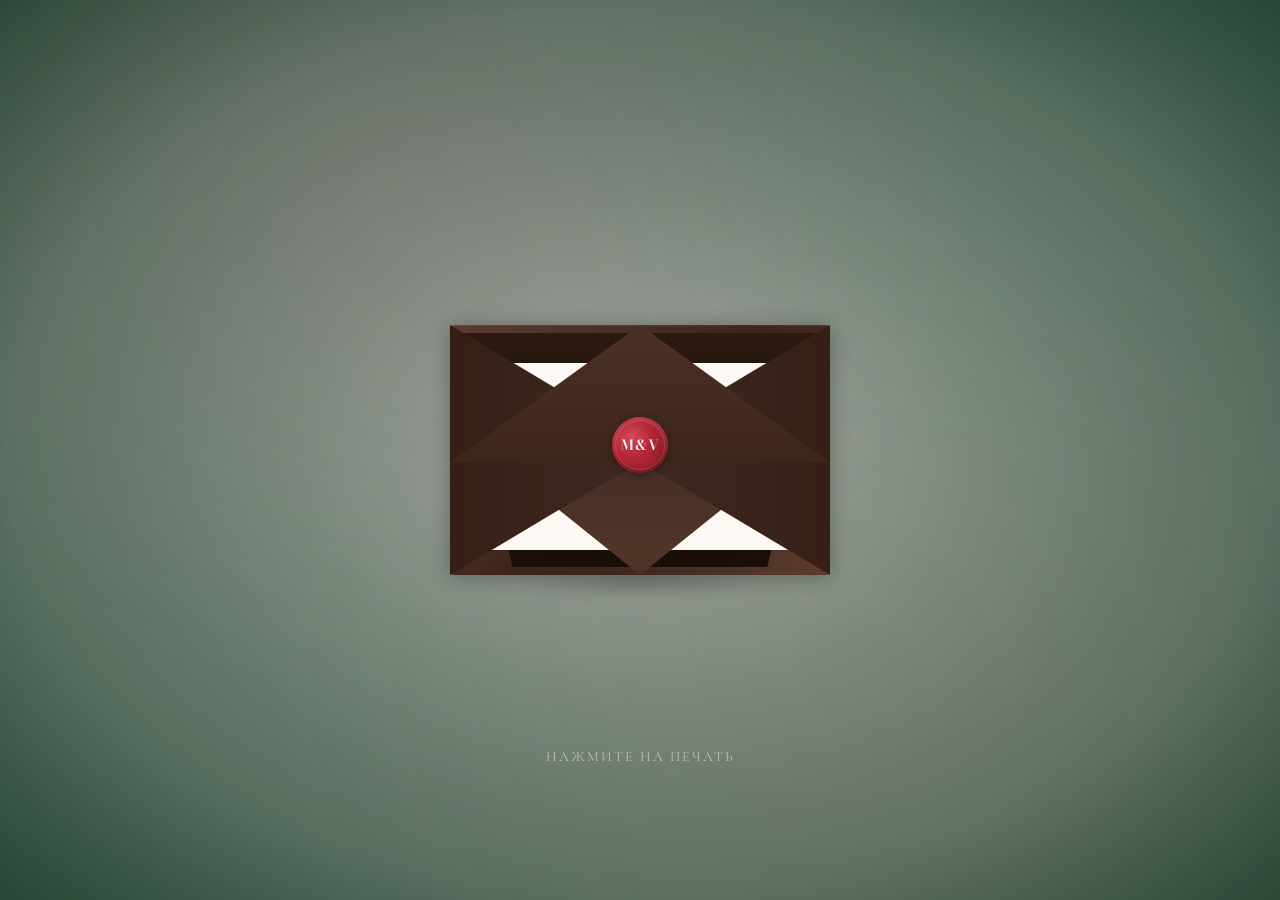
<file: index.html>
<!DOCTYPE html>
<html lang="ru">
<head>
  <meta charset="UTF-8">
  <meta name="viewport" content="width=device-width, initial-scale=1.0, maximum-scale=5.0">
  <meta name="description" content="Свадебное приглашение — Мелания & Вадим, 17 июня 2027">
  <title>Мелания & Вадим — 17 июня 2027</title>
  <link rel="preconnect" href="https://fonts.googleapis.com">
  <link rel="preconnect" href="https://fonts.gstatic.com" crossorigin>
  <link href="https://fonts.googleapis.com/css2?family=Bodoni+Moda:ital,opsz,wght@0,6..96,400;0,6..96,500;0,6..96,600;0,6..96,700;0,6..96,800;0,6..96,900;1,6..96,400;1,6..96,500;1,6..96,600;1,6..96,700;1,6..96,800;1,6..96,900&family=Cormorant+Garamond:ital,wght@0,300;0,400;0,500;0,600;0,700;1,300;1,400;1,500;1,600;1,700&family=Great+Vibes&family=Manrope:wght@300;400;500;600;700&display=swap" rel="stylesheet">
  <link rel="stylesheet" href="styles.css">
</head>
<body>

  <!-- ENVELOPE OVERLAY -->
  <div id="envelope-overlay" class="envelope-overlay" role="button" tabindex="0" aria-label="Нажмите на печать, чтобы открыть приглашение">
    <div class="envelope-bg">
      <div class="envelope-bg-texture"></div>
    </div>
    <div class="envelope-wrapper">
      <div class="envelope-body">
        <div class="envelope-interior"></div>
        <div class="envelope-bottom-flap"></div>
        <div class="envelope-left-flap"></div>
        <div class="envelope-right-flap"></div>
        <div class="invitation-card-preview">
          <div class="card-monogram-inner">M & V</div>
        </div>
        <div class="envelope-top-flap">
          <div class="flap-inner"></div>
        </div>
        <div class="wax-seal" id="wax-seal">
          <div class="seal-ring">
            <span class="seal-monogram">M&amp;V</span>
          </div>
          <div class="seal-cracks"></div>
        </div>
      </div>
      <div class="envelope-shadow"></div>
    </div>
    <div class="envelope-hint">Нажмите на печать</div>
    <div class="seal-particles" id="seal-particles"></div>
  </div>

  <!-- MAIN WEBSITE -->
  <main id="main-site" class="main-site hidden">
    <button id="music-toggle" class="music-toggle" aria-label="Включить музыку" title="Включить музыку">
      <svg class="music-icon music-on" viewBox="0 0 24 24" fill="none" stroke="currentColor" stroke-width="1.5" stroke-linecap="round" stroke-linejoin="round">
        <path d="M9 18V5l12-2v13"/><circle cx="6" cy="18" r="3"/><circle cx="18" cy="16" r="3"/>
      </svg>
      <svg class="music-icon music-off" viewBox="0 0 24 24" fill="none" stroke="currentColor" stroke-width="1.5" stroke-linecap="round" stroke-linejoin="round" style="display:none">
        <path d="M9 18V5l12-2v13"/><circle cx="6" cy="18" r="3"/><circle cx="18" cy="16" r="3"/><line x1="2" y1="2" x2="22" y2="22"/>
      </svg>
    </button>

    <div class="progress-bar" id="progress-bar">
      <div class="progress-fill" id="progress-fill"></div>
    </div>

    <!-- SCREEN 1: COVER -->
    <section class="screen cover-screen active" id="screen-cover">
      <div class="screen-inner cover-inner">
        <div class="ornament-frame-top"></div>
        <div class="cover-content">
          <p class="cover-lead">Приглашение на свадьбу</p>
          <h1 class="cover-names">
            <span class="name-first">Мелания</span>
            <span class="ampersand">&amp;</span>
            <span class="name-second">Вадим</span>
          </h1>
          <div class="cover-divider">
            <svg viewBox="0 0 200 20" fill="none" xmlns="http://www.w3.org/2000/svg">
              <line x1="0" y1="10" x2="80" y2="10" stroke="currentColor" stroke-width="0.5"/>
              <circle cx="100" cy="10" r="3" fill="currentColor"/>
              <line x1="120" y1="10" x2="200" y2="10" stroke="currentColor" stroke-width="0.5"/>
            </svg>
          </div>
          <p class="cover-date">17 июня 2027 года</p>
          <div class="cover-ornament-bottom">
            <svg viewBox="0 0 60 40" fill="none" xmlns="http://www.w3.org/2000/svg">
              <path d="M30 5 C20 5, 5 15, 5 25 C5 35, 15 38, 30 38 C45 38, 55 35, 55 25 C55 15, 40 5, 30 5Z" stroke="currentColor" stroke-width="0.5" fill="none"/>
              <path d="M30 12 C24 12, 14 18, 14 24 C14 30, 22 33, 30 33 C38 33, 46 30, 46 24 C46 18, 36 12, 30 12Z" stroke="currentColor" stroke-width="0.3" fill="none"/>
              <circle cx="30" cy="24" r="2" fill="currentColor" opacity="0.6"/>
            </svg>
          </div>
        </div>
      </div>
      <div class="scroll-hint">
        <svg viewBox="0 0 24 24" fill="none" stroke="currentColor" stroke-width="1.5"><path d="M12 5v14M5 12l7 7 7-7"/></svg>
      </div>
    </section>

    <!-- SCREEN 2: FLORAL -->
    <section class="screen floral-screen" id="screen-floral">
      <div class="screen-inner floral-inner">
        <div class="floral-bg-layer">
          <div class="floral-cluster floral-top-right">
            <svg viewBox="0 0 400 500" xmlns="http://www.w3.org/2000/svg" class="floral-svg">
              <path d="M350 50 Q300 100 280 180 Q260 260 300 350 Q320 400 280 450" stroke="#193B29" stroke-width="2" fill="none" opacity="0.3"/>
              <ellipse cx="320" cy="120" rx="45" ry="55" fill="#F28AA5" opacity="0.7" transform="rotate(-15 320 120)"/>
              <ellipse cx="310" cy="110" rx="35" ry="45" fill="#F58B78" opacity="0.6" transform="rotate(-10 310 110)"/>
              <ellipse cx="315" cy="115" rx="25" ry="35" fill="#F6B49A" opacity="0.8"/>
              <ellipse cx="250" cy="200" rx="40" ry="50" fill="#F6B49A" opacity="0.7" transform="rotate(10 250 200)"/>
              <ellipse cx="290" cy="280" rx="35" ry="45" fill="#F58B78" opacity="0.6" transform="rotate(-5 290 280)"/>
              <circle cx="340" cy="220" r="15" fill="#F1D86A" opacity="0.5"/>
              <circle cx="260" cy="300" r="12" fill="#B9CB54" opacity="0.5"/>
              <circle cx="350" cy="160" r="8" fill="#F28AA5" opacity="0.4"/>
              <circle cx="310" cy="340" r="9" fill="#F6B49A" opacity="0.5"/>
              <path d="M360 100 Q380 80 390 90 Q380 110 360 100Z" fill="#193B29" opacity="0.3"/>
              <path d="M300 320 Q320 310 330 325 Q320 340 300 320Z" fill="#193B29" opacity="0.3"/>
            </svg>
          </div>
          <div class="floral-cluster floral-bottom-left">
            <svg viewBox="0 0 400 500" xmlns="http://www.w3.org/2000/svg" class="floral-svg">
              <path d="M50 450 Q100 400 120 320 Q140 240 100 150 Q80 100 120 50" stroke="#193B29" stroke-width="2" fill="none" opacity="0.3"/>
              <ellipse cx="80" cy="380" rx="45" ry="55" fill="#F28AA5" opacity="0.7" transform="rotate(15 80 380)"/>
              <ellipse cx="75" cy="300" rx="40" ry="50" fill="#F6B49A" opacity="0.7" transform="rotate(-10 75 300)"/>
              <ellipse cx="85" cy="220" rx="35" ry="45" fill="#F58B78" opacity="0.6"/>
              <circle cx="50" cy="270" r="15" fill="#F1D86A" opacity="0.5"/>
              <circle cx="100" cy="350" r="12" fill="#B9CB54" opacity="0.5"/>
              <circle cx="60" cy="180" r="8" fill="#F28AA5" opacity="0.4"/>
              <path d="M100 320 Q120 310 130 325 Q120 340 100 320Z" fill="#193B29" opacity="0.25"/>
            </svg>
          </div>
        </div>
        <div class="floral-content">
          <p class="floral-subtitle">Красота этого дня — в цветах, любви и вас</p>
        </div>
      </div>
    </section>

    <!-- SCREEN 3: DATE -->
    <section class="screen date-screen" id="screen-date">
      <div class="screen-inner date-inner">
        <div class="date-frame">
          <div class="date-number animate-reveal" data-part="day">17</div>
          <div class="date-separator">/</div>
          <div class="date-number animate-reveal" data-part="month">06</div>
          <div class="date-separator">/</div>
          <div class="date-number animate-reveal" data-part="year">2027</div>
        </div>
        <p class="date-month-year">Июня</p>
        <div class="countdown" id="countdown">
          <div class="countdown-item">
            <span class="countdown-value" id="cd-days">—</span>
            <span class="countdown-label">дней</span>
          </div>
          <div class="countdown-item">
            <span class="countdown-value" id="cd-hours">—</span>
            <span class="countdown-label">часов</span>
          </div>
          <div class="countdown-item">
            <span class="countdown-value" id="cd-minutes">—</span>
            <span class="countdown-label">минут</span>
          </div>
          <div class="countdown-item">
            <span class="countdown-value" id="cd-seconds">—</span>
            <span class="countdown-label">секунд</span>
          </div>
        </div>
        <p class="date-subtitle">До нашего события</p>
      </div>
    </section>

    <!-- SCREEN 4: OUR STORY -->
    <section class="screen story-screen" id="screen-story">
      <div class="screen-inner story-inner">
        <p class="section-lead">Наша история</p>
        <h2 class="section-title">Как всё начиналось</h2>
        <div class="story-grid">
          <div class="story-photo-placeholder">
            <svg viewBox="0 0 200 200" xmlns="http://www.w3.org/2000/svg" class="placeholder-icon">
              <rect x="20" y="20" width="160" height="160" rx="8" stroke="currentColor" stroke-width="1" fill="none" stroke-dasharray="4 4"/>
              <circle cx="100" cy="80" r="25" stroke="currentColor" stroke-width="1" fill="none"/>
            </svg>
            <span class="placeholder-text">Фото пары</span>
          </div>
          <div class="story-text">
            <p class="story-year">20XX</p>
            <p class="story-body">Здесь будет рассказ о том, как вы познакомились. Первая встреча, первое впечатление.</p>
          </div>
        </div>
        <div class="story-grid story-grid-reverse">
          <div class="story-photo-placeholder">
            <svg viewBox="0 0 200 200" xmlns="http://www.w3.org/2000/svg" class="placeholder-icon">
              <rect x="20" y="20" width="160" height="160" rx="8" stroke="currentColor" stroke-width="1" fill="none" stroke-dasharray="4 4"/>
            </svg>
            <span class="placeholder-text">Ваше фото</span>
          </div>
          <div class="story-text">
            <p class="story-year">20XX</p>
            <p class="story-body">Продолжение истории — путешествия, важные моменты, предложение.</p>
          </div>
        </div>
      </div>
    </section>

    <!-- SCREEN 5: LOCATION -->
    <section class="screen location-screen" id="screen-location">
      <div class="screen-inner location-inner">
        <p class="section-lead">Место проведения</p>
        <h2 class="section-title">Церемония</h2>
        <div class="location-illustration">
          <svg viewBox="0 0 300 200" xmlns="http://www.w3.org/2000/svg" class="building-svg">
            <rect x="60" y="60" width="180" height="140" stroke="#193B29" stroke-width="1" fill="none"/>
            <line x1="80" y1="60" x2="80" y2="200" stroke="#193B29" stroke-width="1" opacity="0.5"/>
            <line x1="110" y1="60" x2="110" y2="200" stroke="#193B29" stroke-width="1" opacity="0.5"/>
            <line x1="140" y1="60" x2="140" y2="200" stroke="#193B29" stroke-width="1" opacity="0.5"/>
            <line x1="170" y1="60" x2="170" y2="200" stroke="#193B29" stroke-width="1" opacity="0.5"/>
            <line x1="200" y1="60" x2="200" y2="200" stroke="#193B29" stroke-width="1" opacity="0.5"/>
            <line x1="220" y1="60" x2="220" y2="200" stroke="#193B29" stroke-width="1" opacity="0.5"/>
            <polygon points="50,60 150,20 250,60" stroke="#193B29" stroke-width="1" fill="none"/>
            <path d="M135 200 L135 160 Q150 140 165 160 L165 200" stroke="#193B29" stroke-width="1" fill="none"/>
            <circle cx="150" cy="15" r="4" stroke="#B92737" stroke-width="1" fill="none"/>
          </svg>
        </div>
        <div class="location-details">
          <p class="location-time">12:00 — Регистрация брака</p>
          <p class="location-venue">Зал Торжеств, отдел ЗАГС Адмиралтейского района</p>
          <address class="location-address">Санкт-Петербург, 1-я Красноармейская улица, дом 6</address>
          <a class="location-map-btn" href="https://yandex.ru/maps/?text=Санкт-Петербург+1-я+Красноармейская+улица+дом+6" target="_blank" rel="noopener noreferrer">
            <svg viewBox="0 0 24 24" fill="none" stroke="currentColor" stroke-width="1.5" stroke-linecap="round" stroke-linejoin="round">
              <path d="M21 10c0 7-9 13-9 13s-9-6-9-13a9 9 0 0 1 18 0z"/><circle cx="12" cy="10" r="3"/>
            </svg>
            Открыть карту
          </a>
        </div>
        <div class="location-reception-teaser">
          <p class="teaser-text">Место празднования будет указано дополнительно</p>
        </div>
      </div>
    </section>

    <!-- SCREEN 6: PROGRAM -->
    <section class="screen program-screen" id="screen-program">
      <div class="screen-inner program-inner">
        <p class="section-lead">Программа дня</p>
        <h2 class="section-title">Расписание</h2>
        <div class="timeline-oval">
          <svg viewBox="0 0 300 400" xmlns="http://www.w3.org/2000/svg" class="timeline-svg">
            <ellipse cx="150" cy="200" rx="120" ry="170" stroke="#193B29" stroke-width="0.5" fill="none"/>
            <ellipse cx="150" cy="200" rx="112" ry="162" stroke="#193B29" stroke-width="0.3" fill="none" opacity="0.5"/>
            <path d="M30 80 Q50 60 70 80 Q50 100 30 80Z" stroke="#F28AA5" stroke-width="0.5" fill="none" opacity="0.4"/>
            <path d="M270 80 Q250 60 230 80 Q250 100 270 80Z" stroke="#F28AA5" stroke-width="0.5" fill="none" opacity="0.4"/>
            <path d="M30 320 Q50 340 70 320 Q50 300 30 320Z" stroke="#F58B78" stroke-width="0.5" fill="none" opacity="0.4"/>
            <path d="M270 320 Q250 340 230 320 Q250 300 270 320Z" stroke="#F58B78" stroke-width="0.5" fill="none" opacity="0.4"/>
          </svg>
          <div class="timeline-content">
            <div class="timeline-item">
              <div class="timeline-time">12:00</div>
              <div class="timeline-event">
                <h3>Регистрация брака</h3>
                <p>Начало церемонии</p>
              </div>
            </div>
            <div class="timeline-item timeline-guest">
              <div class="timeline-dot"></div>
            </div>
            <div class="timeline-item timeline-placeholder">
              <div class="timeline-time">—:——</div>
              <div class="timeline-event">
                <h3>Празднование</h3>
                <p>Подробности будут сообщены</p>
              </div>
            </div>
          </div>
        </div>
      </div>
    </section>

    <!-- SCREEN 7: DRESS CODE -->
    <section class="screen dresscode-screen" id="screen-dresscode">
      <div class="screen-inner dresscode-inner">
        <p class="section-lead">Дресс-код</p>
        <h2 class="section-title">Палитра вечера</h2>
        <p class="dresscode-text">Мы будем рады, если ваш наряд будет гармонировать с цветовой палитрой нашего праздника.</p>
        <div class="palette-grid">
          <div class="palette-swatch" style="--swatch-color: #F28AA5;"><span class="swatch-label">Розовый</span></div>
          <div class="palette-swatch" style="--swatch-color: #F58B78;"><span class="swatch-label">Коралловый</span></div>
          <div class="palette-swatch" style="--swatch-color: #F6B49A;"><span class="swatch-label">Персиковый</span></div>
          <div class="palette-swatch" style="--swatch-color: #F1D86A;"><span class="swatch-label">Жёлтый</span></div>
          <div class="palette-swatch" style="--swatch-color: #B9CB54;"><span class="swatch-label">Лаймовый</span></div>
          <div class="palette-swatch" style="--swatch-color: #193B29;"><span class="swatch-label">Зелёный</span></div>
          <div class="palette-swatch palette-dark" style="--swatch-color: #4B3028;"><span class="swatch-label swatch-label-light">Шоколадный</span></div>
        </div>
        <div class="dresscode-note">
          <p>Будем признательны, если вы избегаете белого и чёрного цветов в нарядах.</p>
        </div>
      </div>
    </section>

    <!-- SCREEN 8: RSVP -->
    <section class="screen rsvp-screen" id="screen-rsvp">
      <div class="screen-inner rsvp-inner">
        <p class="section-lead">Подтверждение</p>
        <h2 class="section-title">WILL YOU JOIN US?</h2>
        <p class="rsvp-intro">Будем очень рады разделить этот день с вами. Пожалуйста, ответьте на несколько вопросов.</p>
        <div class="rsvp-form-container">
          <form id="rsvp-form" class="rsvp-form" novalidate>
            <div class="form-group">
              <label for="guest-name" class="form-label">Ваше имя и фамилия</label>
              <input type="text" id="guest-name" name="name" required placeholder="Имя Фамилия" autocomplete="name">
            </div>
            <fieldset class="rsvp-choice-fieldset">
              <legend class="form-label">Сможете ли вы прийти?</legend>
              <div class="rsvp-choices">
                <label class="rsvp-radio" data-value="yes">
                  <input type="radio" name="attendance" value="yes" required>
                  <span class="radio-custom"></span>
                  <span class="radio-text">Да, с радостью!</span>
                </label>
                <label class="rsvp-radio" data-value="no">
                  <input type="radio" name="attendance" value="no">
                  <span class="radio-custom"></span>
                  <span class="radio-text">К сожалению, не смогу</span>
                </label>
              </div>
            </fieldset>
            <div class="rsvp-conditional" id="rsvp-conditional">
              <div class="form-group">
                <label for="guest-count" class="form-label">Количество гостей</label>
                <select id="guest-count" name="guest_count">
                  <option value="">Выберите…</option>
                  <option value="1">1</option>
                  <option value="2">2</option>
                  <option value="3">3</option>
                  <option value="4">4</option>
                </select>
              </div>
              <fieldset class="rsvp-choice-fieldset">
                <legend class="form-label">Предпочтения по меню</legend>
                <div class="rsvp-choices rsvp-choices-grid">
                  <label class="rsvp-radio rsvp-card"><input type="radio" name="menu" value="meat"><span class="radio-custom"></span><span class="radio-text">Мясное</span></label>
                  <label class="rsvp-radio rsvp-card"><input type="radio" name="menu" value="fish"><span class="radio-custom"></span><span class="radio-text">Рыбное</span></label>
                  <label class="rsvp-radio rsvp-card"><input type="radio" name="menu" value="veg"><span class="radio-custom"></span><span class="radio-text">Вегетарианское</span></label>
                </div>
              </fieldset>
              <div class="form-group">
                <label for="food-allergies" class="form-label">Пищевые ограничения</label>
                <textarea id="food-allergies" name="food_allergies" rows="2" placeholder="Орехи, глютен…"></textarea>
              </div>
              <div class="form-group">
                <label for="guest-comment" class="form-label">Комментарий</label>
                <textarea id="guest-comment" name="comment" rows="3" placeholder="Что-то, что нам стоит знать…"></textarea>
              </div>
            </div>
            <div class="rsvp-no-message" id="rsvp-no-message" style="display:none">
              <p class="no-message-text">Нам очень жаль. Мы будем скучать!</p>
            </div>
            <button type="submit" class="rsvp-submit-btn" id="rsvp-submit-btn" style="display:none">Отправить ответ</button>
          </form>
          <div class="rsvp-success" id="rsvp-success" style="display:none">
            <div class="success-icon">
              <svg viewBox="0 0 60 60" xmlns="http://www.w3.org/2000/svg">
                <circle cx="30" cy="30" r="28" stroke="#193B29" stroke-width="1" fill="none"/>
                <path d="M18 30 L26 38 L42 22" stroke="#193B29" stroke-width="2" fill="none" stroke-linecap="round" stroke-linejoin="round"/>
              </svg>
            </div>
            <h3 class="success-title">Спасибо!</h3>
            <p class="success-text">Ваш ответ отправлен. Ждём встречи с вами!</p>
          </div>
        </div>
      </div>
    </section>

    <!-- SCREEN 9: FINALE -->
    <section class="screen finale-screen" id="screen-finale">
      <div class="screen-inner finale-inner">
        <div class="finale-ornament">
          <svg viewBox="0 0 300 150" xmlns="http://www.w3.org/2000/svg" class="finale-floral">
            <path d="M150 20 C130 20 100 40 100 70 C100 100 120 120 150 130 C180 120 200 100 200 70 C200 40 170 20 150 20Z" stroke="#193B29" stroke-width="0.5" fill="none"/>
            <ellipse cx="80" cy="80" rx="25" ry="30" fill="#F28AA5" opacity="0.3" transform="rotate(-20 80 80)"/>
            <ellipse cx="220" cy="80" rx="25" ry="30" fill="#F28AA5" opacity="0.3" transform="rotate(20 220 80)"/>
            <circle cx="60" cy="60" r="6" fill="#F1D86A" opacity="0.3"/>
            <circle cx="240" cy="60" r="6" fill="#F1D86A" opacity="0.3"/>
          </svg>
        </div>
        <div class="finale-content">
          <p class="finale-lead">Спасибо, что вы с нами</p>
          <h2 class="finale-names">Мелания & Вадим</h2>
          <div class="finale-divider">
            <svg viewBox="0 0 100 10" fill="none"><line x1="0" y1="5" x2="40" y2="5" stroke="currentColor" stroke-width="0.5"/><circle cx="50" cy="5" r="2" fill="currentColor"/><line x1="60" y1="5" x2="100" y2="5" stroke="currentColor" stroke-width="0.5"/></svg>
          </div>
          <p class="finale-date">17 · 06 · 2027</p>
          <p class="finale-thanks">Мы будем счастливы разделить этот особенный день с самыми близкими людьми.</p>
          <p class="finale-hashtag">#МеланияИВадим2027</p>
        </div>
      </div>
    </section>

    <!-- Navigation dots -->
    <nav class="nav-dots" id="nav-dots" aria-label="Навигация">
      <button class="nav-dot active" data-screen="0" aria-label="Обложка"></button>
      <button class="nav-dot" data-screen="1" aria-label="Цветы"></button>
      <button class="nav-dot" data-screen="2" aria-label="Дата"></button>
      <button class="nav-dot" data-screen="3" aria-label="История"></button>
      <button class="nav-dot" data-screen="4" aria-label="Место"></button>
      <button class="nav-dot" data-screen="5" aria-label="Программа"></button>
      <button class="nav-dot" data-screen="6" aria-label="Дресс-код"></button>
      <button class="nav-dot" data-screen="7" aria-label="RSVP"></button>
      <button class="nav-dot" data-screen="8" aria-label="Финал"></button>
    </nav>
  </main>

  <script src="script.js"></script>
</body>
</html>
</file>
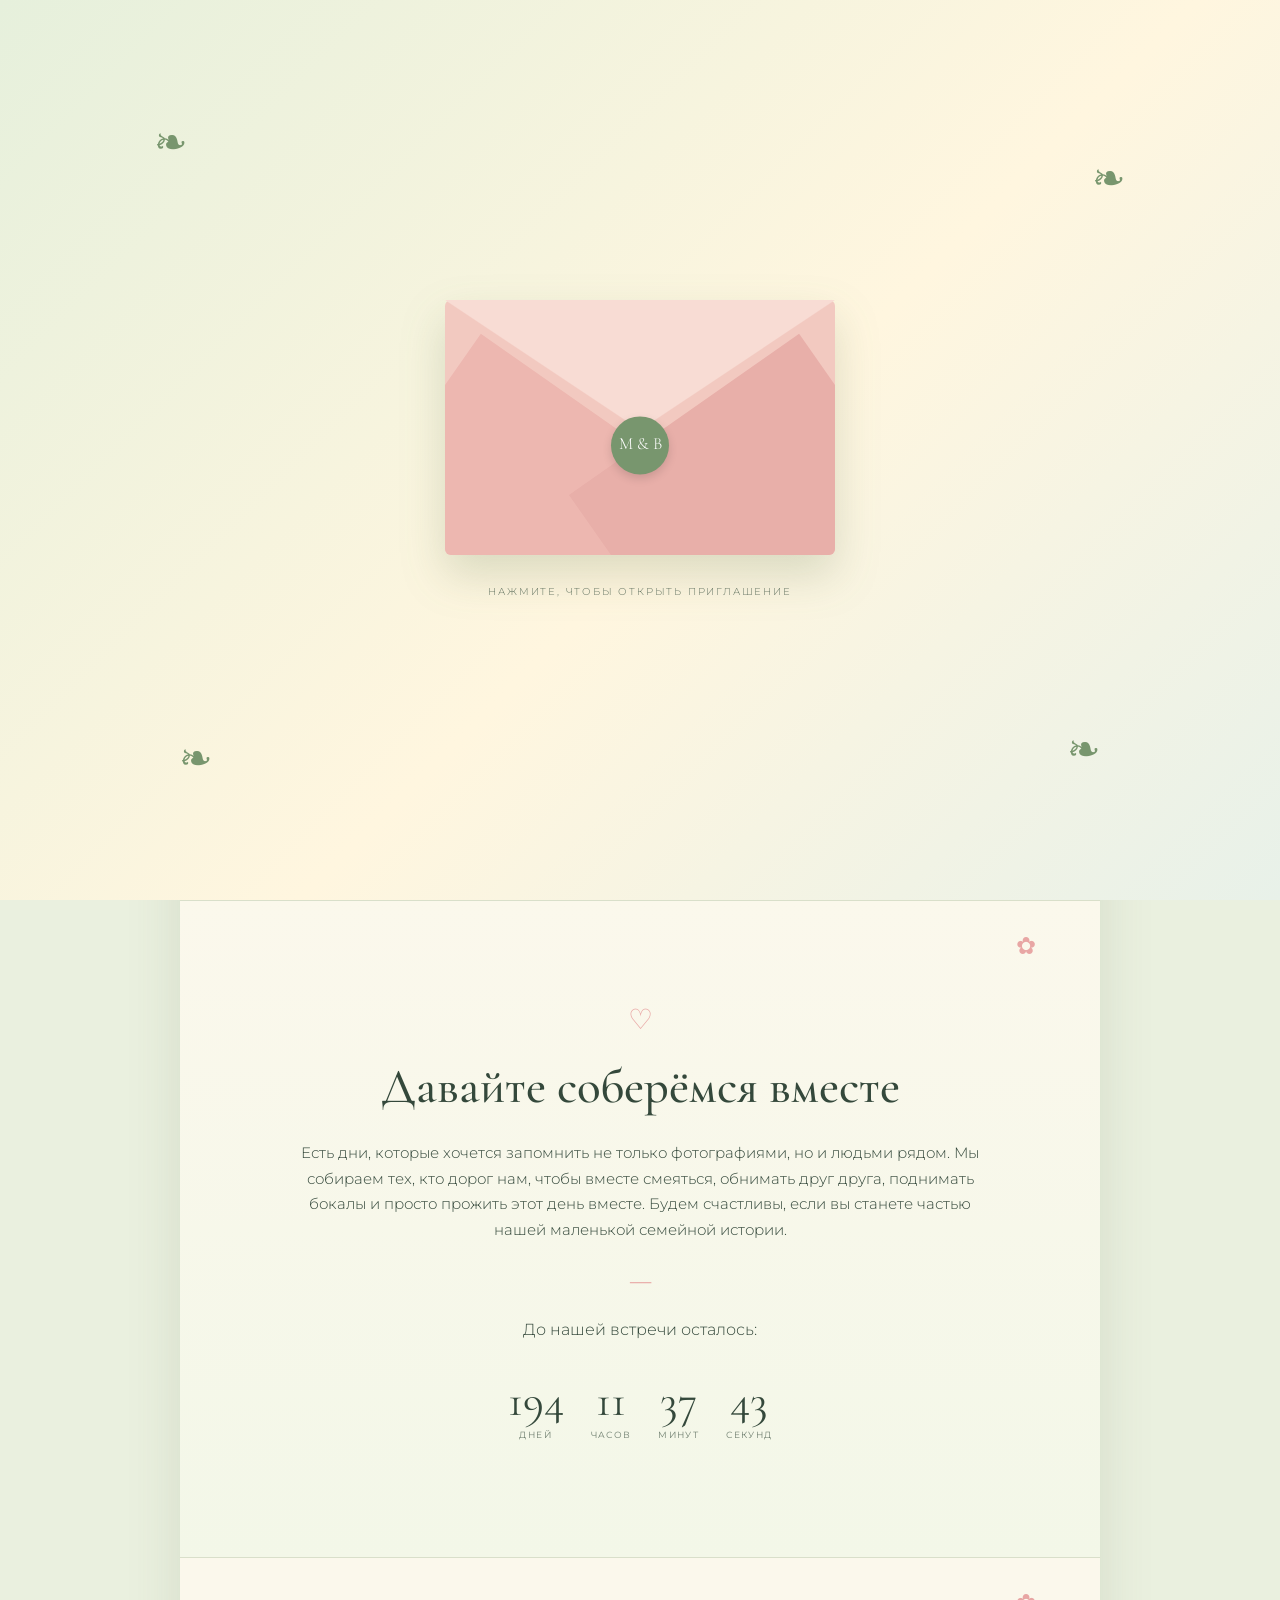
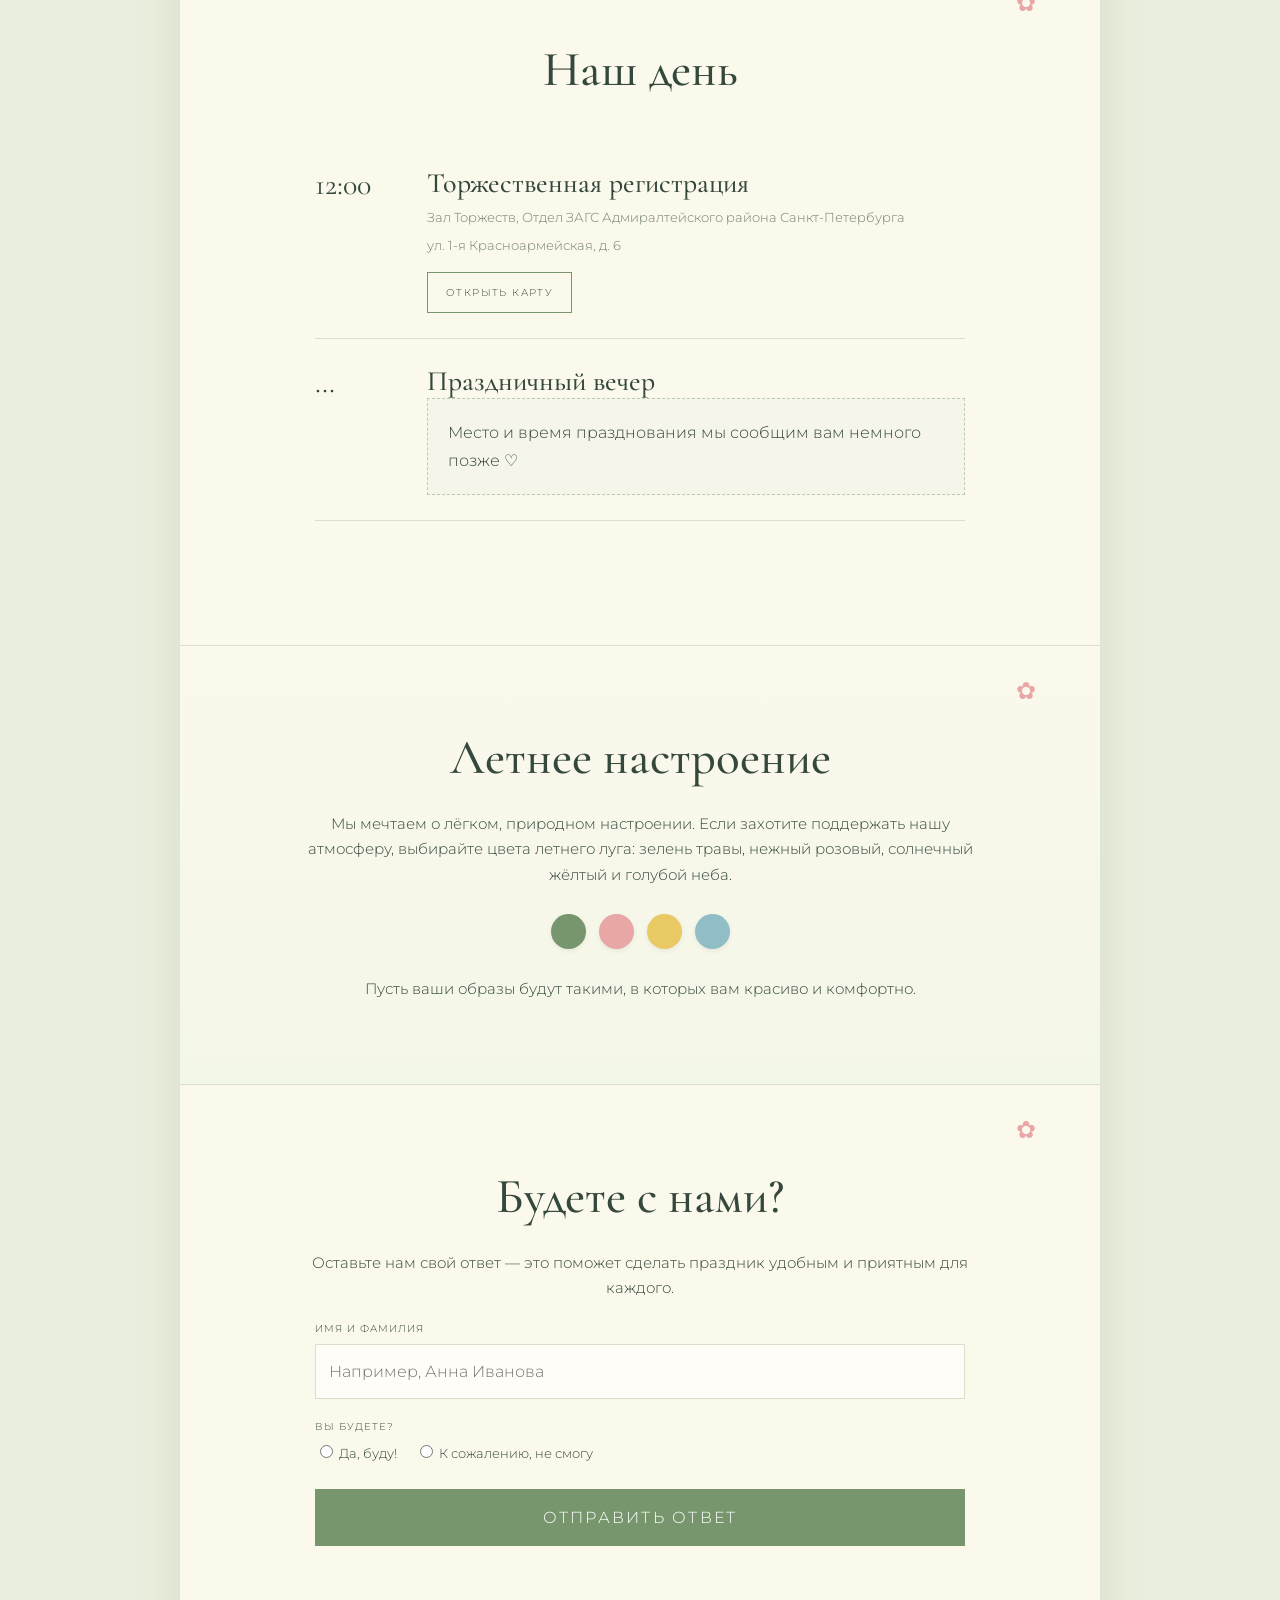
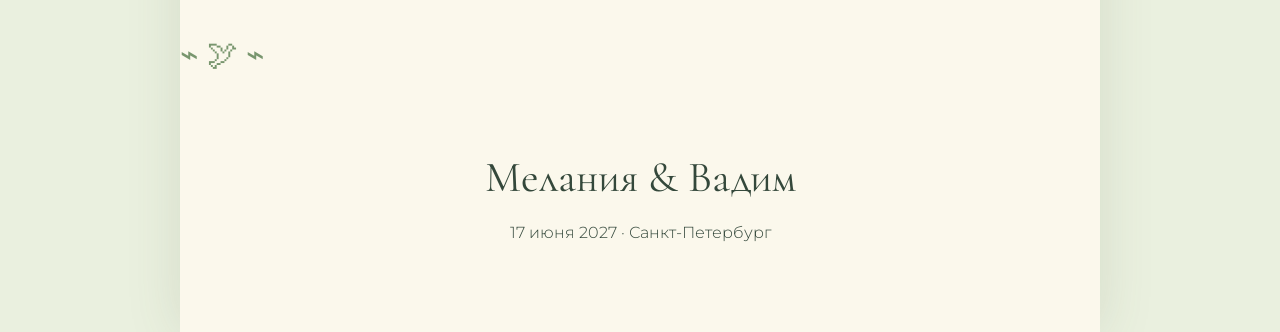
<file: index 6.html>
<!doctype html>
<html lang="ru">
<head>
<meta charset="utf-8"><meta name="viewport" content="width=device-width,initial-scale=1">
<title>Мелания & Вадим — 17.06.2027</title>
<link href="https://fonts.googleapis.com/css2?family=Cormorant+Garamond:wght@400;500;600&family=Montserrat:wght@300;400;500;600&display=swap" rel="stylesheet">
<style>
:root{--ink:#34483b;--muted:#718071;--cream:#fbf8ec;--sage:#78966e;--pink:#e8a6a4;--yellow:#e9c963;--blue:#91bdc7;--line:#d9dfca}
*{box-sizing:border-box}html{scroll-behavior:smooth}body{margin:0;background:#eaf0df;color:var(--ink);font-family:Montserrat,sans-serif;font-weight:300;line-height:1.7}.wrap{max-width:920px;margin:auto;background:var(--cream);overflow:hidden;box-shadow:0 0 50px #52664225}
.envelope-screen{position:fixed;inset:0;z-index:100;background:linear-gradient(135deg,#e6f0dc,#fff6df 55%,#e8f1e9);display:flex;align-items:center;justify-content:center;flex-direction:column;transition:opacity .9s,visibility .9s}.envelope-screen.hidden{opacity:0;visibility:hidden;pointer-events:none}
.envelope{width:min(82vw,390px);height:min(57vw,255px);position:relative;cursor:pointer;filter:drop-shadow(0 20px 22px #49633b30);transition:.45s}.envelope:hover{transform:translateY(-6px) rotate(-1deg)}.env-body{position:absolute;inset:0;background:#f2c9c0;border-radius:6px;overflow:hidden}.env-body:before,.env-body:after{content:"";position:absolute;bottom:-45%;width:72%;height:110%;background:#edb7b0;transform:rotate(35deg);left:-18%}.env-body:after{left:auto;right:-18%;transform:rotate(-35deg);background:#e8afa9}.flap{position:absolute;z-index:4;top:0;left:0;width:0;height:0;border-left:min(41vw,195px) solid transparent;border-right:min(41vw,195px) solid transparent;border-top:min(29vw,130px) solid #f8dcd4;transform-origin:top;transition:transform .9s cubic-bezier(.2,.8,.2,1)}.envelope.open .flap{transform:rotateX(180deg)}.seal{position:absolute;z-index:6;left:50%;top:50%;transform:translate(-50%,-20%);width:58px;height:58px;border-radius:50%;background:var(--sage);color:white;display:grid;place-items:center;font-family:"Cormorant Garamond";font-size:17px;box-shadow:0 4px 10px #0002}.hint{font-size:10px;text-transform:uppercase;letter-spacing:.18em;color:#657564;margin-top:28px}.leaf{position:absolute;color:var(--sage);font-size:40px;animation:sway 3.5s ease-in-out infinite}.leaf.l1{top:12%;left:12%}.leaf.l2{top:16%;right:12%;animation-delay:1s}.leaf.l3{bottom:12%;left:14%;animation-delay:1.8s}.leaf.l4{bottom:13%;right:14%;animation-delay:.5s}@keyframes sway{50%{transform:rotate(9deg) translateY(-5px)}}
.hero{min-height:100svh;display:grid;place-items:center;text-align:center;padding:60px 22px;position:relative;background:radial-gradient(circle at 12% 15%,#f1cfd0 0 8%,transparent 8.5%),radial-gradient(circle at 88% 15%,#d3e5c9 0 9%,transparent 9.5%),radial-gradient(circle at 13% 84%,#d5e9ee 0 7%,transparent 7.5%),radial-gradient(circle at 87% 83%,#f3e5a7 0 8%,transparent 8.5%),linear-gradient(135deg,#fff9eb,#edf3e4 58%,#f8e8e5)}
.botanical{font-family:serif;font-size:28px;color:var(--pink);letter-spacing:6px;animation:float 5s ease-in-out infinite}.hero h1{font:500 clamp(64px,14vw,125px)/.78 "Cormorant Garamond";margin:28px 0;color:#36513e}.hero h1 span{display:block;font-size:.52em;margin:17px}.date{font:400 31px "Cormorant Garamond";letter-spacing:.12em}.city{font-size:11px;text-transform:uppercase;letter-spacing:.2em;color:var(--muted);margin-top:8px}@keyframes float{50%{transform:translateY(-8px)}}
.section{padding:82px 25px;text-align:center;border-top:1px solid var(--line);position:relative}.section:nth-child(even){background:linear-gradient(#fbf8ec,#f3f7e8)}.section:after{content:"✿";position:absolute;right:7%;top:25px;color:var(--pink);font-size:24px}.section h2{font:500 49px "Cormorant Garamond";margin:0 0 24px}.intro{max-width:680px;margin:auto;font-size:15px}.orn{color:var(--pink);font:28px "Cormorant Garamond";margin:20px}.count{display:flex;justify-content:center;gap:27px;margin:35px}.num{font:400 45px/1 "Cormorant Garamond"}.num small{display:block;font:9px Montserrat;letter-spacing:.15em;text-transform:uppercase;color:var(--muted);margin-top:6px}
.timeline{max-width:650px;margin:42px auto;text-align:left}.event{display:grid;grid-template-columns:90px 1fr;gap:22px;padding:25px 0;border-bottom:1px solid var(--line)}.time{font:400 30px "Cormorant Garamond"}.event h3{font:500 28px "Cormorant Garamond";margin:0}.event p{font-size:13px;color:var(--muted);margin:6px 0}.button{display:inline-block;margin-top:10px;padding:11px 18px;border:1px solid var(--sage);color:var(--ink);text-decoration:none;font-size:10px;letter-spacing:.14em;text-transform:uppercase}.soon{border:1px dashed #bdcbb0;padding:20px;background:#f6f5e9}
.palette{display:flex;justify-content:center;gap:13px;margin:27px}.dot{width:35px;height:35px;border-radius:50%;box-shadow:0 2px 5px #0001}.green{background:#78966e}.rose{background:#e8a6a4}.sun{background:#e9c963}.sky{background:#91bdc7}
.rsvp{max-width:650px;margin:auto;text-align:left}.rsvp label{display:block;font-size:10px;letter-spacing:.1em;text-transform:uppercase;margin:19px 0 7px}.rsvp input,.rsvp select,.rsvp textarea{width:100%;padding:13px;border:1px solid var(--line);background:#fffdf7;color:var(--ink);font:inherit}.rsvp textarea{min-height:95px}.options{display:flex;gap:18px;flex-wrap:wrap}.options label{margin:0;text-transform:none;letter-spacing:0;font-size:13px}.options input{width:auto}.submit{width:100%;border:0;padding:15px;margin-top:25px;background:var(--sage);color:white;font:inherit;letter-spacing:.14em;text-transform:uppercase;cursor:pointer}.success{display:none;background:#e9f0df;text-align:center;padding:22px;margin-top:18px}.footer{text-align:center;padding:70px 20px}.footer .names{font:400 43px "Cormorant Garamond"}.bird{font-size:31px;color:var(--sage);animation:float 4s ease-in-out infinite}
@media(max-width:600px){.section{padding:65px 19px}.event{grid-template-columns:70px 1fr;gap:12px}.count{gap:15px}.num{font-size:38px}}
</style>
</head>
<body>
<div class="envelope-screen" id="cover">
 <div class="leaf l1">❧</div><div class="leaf l2">❧</div><div class="leaf l3">❧</div><div class="leaf l4">❧</div>
 <div class="envelope" id="envelope"><div class="flap"></div><div class="env-body"></div><div class="seal">М &amp; В</div></div>
 <div class="hint">нажмите, чтобы открыть приглашение</div>
</div>
<main class="wrap">
<section class="hero"><div><div class="botanical">✿　❀　✾　✿</div><div class="eyebrow">свадебное приглашение</div><h1>Мелания <span>&amp;</span> Вадим</h1><div class="date">17 · 06 · 2027</div><div class="city">Санкт-Петербург</div></div></section>

<section class="section"><div class="orn">♡</div><h2>Давайте соберёмся вместе</h2>
<p class="intro">Есть дни, которые хочется запомнить не только фотографиями, но и людьми рядом. Мы собираем тех, кто дорог нам, чтобы вместе смеяться, обнимать друг друга, поднимать бокалы и просто прожить этот день вместе. Будем счастливы, если вы станете частью нашей маленькой семейной истории.</p>
<div class="orn">—</div><p>До нашей встречи осталось:</p>
<div class="count"><div class="num"><span id="d">—</span><small>дней</small></div><div class="num"><span id="h">—</span><small>часов</small></div><div class="num"><span id="m">—</span><small>минут</small></div><div class="num"><span id="s">—</span><small>секунд</small></div></div></section>

<section class="section"><h2>Наш день</h2><div class="timeline">
<div class="event"><div class="time">12:00</div><div><h3>Торжественная регистрация</h3><p>Зал Торжеств, Отдел ЗАГС Адмиралтейского района Санкт-Петербурга</p><p>ул. 1-я Красноармейская, д. 6</p><a class="button" href="https://yandex.ru/maps/?text=Санкт-Петербург%2C%201-я%20Красноармейская%2C%206" target="_blank">открыть карту</a></div></div>
<div class="event"><div class="time">…</div><div><h3>Праздничный вечер</h3><div class="soon">Место и время празднования мы сообщим вам немного позже ♡</div></div></div>
</div></section>

<section class="section"><h2>Летнее настроение</h2><p class="intro">Мы мечтаем о лёгком, природном настроении. Если захотите поддержать нашу атмосферу, выбирайте цвета летнего луга: зелень травы, нежный розовый, солнечный жёлтый и голубой неба.</p><div class="palette"><i class="dot green"></i><i class="dot rose"></i><i class="dot sun"></i><i class="dot sky"></i></div><p class="intro">Пусть ваши образы будут такими, в которых вам красиво и комфортно.</p></section>

<section class="section" id="rsvp"><h2>Будете с нами?</h2><p class="intro">Оставьте нам свой ответ — это поможет сделать праздник удобным и приятным для каждого.</p>
<form class="rsvp" id="form">
<label>Имя и фамилия</label><input name="name" required placeholder="Например, Анна Иванова">
<label>Вы будете?</label><div class="options"><label><input type="radio" name="attendance" value="Да, буду!" required> Да, буду!</label><label><input type="radio" name="attendance" value="Не смогу"> К сожалению, не смогу</label></div>
<div id="extra" style="display:none"><label>Количество гостей</label><select name="guests"><option>1</option><option>2</option><option>3</option><option>4</option></select>
<label>Предпочтение по блюду</label><select name="food"><option>Без предпочтений</option><option>Мясо</option><option>Рыба</option><option>Вегетарианское</option></select>
<label>Напитки</label><select name="drink"><option>Без алкоголя</option><option>Вино</option><option>Шампанское</option><option>И то, и другое</option></select>
<label>Пожелания / комментарий</label><textarea name="comment" placeholder="Аллергии, пожелания и т.д."></textarea></div>
<button class="submit">Отправить ответ</button><div class="success" id="ok">Спасибо! Ваш ответ сохранён ♡</div></form></section>
<div class="bird">⌁ 🕊 ⌁</div><footer class="footer"><div class="names">Мелания &amp; Вадим</div><p>17 июня 2027 · Санкт-Петербург</p></footer>
</main>
<script>
const cover=document.getElementById('cover'),env=document.getElementById('envelope');env.onclick=()=>{env.classList.add('open');setTimeout(()=>cover.classList.add('hidden'),850)};
const target=new Date('2027-06-17T12:00:00+03:00');function tick(){let x=Math.max(0,target-new Date()),s=Math.floor(x/1000);d.textContent=Math.floor(s/86400);s%=86400;h.textContent=Math.floor(s/3600);s%=3600;m.textContent=Math.floor(s/60);document.getElementById('s').textContent=s%60}tick();setInterval(tick,1000);
document.querySelectorAll('[name=attendance]').forEach(x=>x.onchange=()=>extra.style.display=x.value.startsWith('Да')?'block':'none');
form.onsubmit=e=>{e.preventDefault();let a=JSON.parse(localStorage.getItem('rsvp')||'[]');a.push({...Object.fromEntries(new FormData(form)),date:new Date().toISOString()});localStorage.setItem('rsvp',JSON.stringify(a));ok.style.display='block';form.querySelector('.submit').textContent='Ответ сохранён ♡'};
</script>
</body></html>
</file>
<file: styles.css>
:root{--pink:#F28AA5;--coral:#F58B78;--peach:#F6B49A;--yellow:#F1D86A;--lime:#B9CB54;--green-deep:#193B29;--pink-textile:#EFB5C5;--chocolate:#4B3028;--red-seal:#B92737;--paper:#FFF9F5;--paper-warm:#FFF5EE;--text-dark:#2C1810;--text-light:#6B4C3B;--font-heading:'Bodoni Moda','Georgia',serif;--font-elegant:'Cormorant Garamond','Georgia',serif;--font-script:'Great Vibes',cursive;--font-body:'Manrope','Helvetica Neue',sans-serif;--ease-out-expo:cubic-bezier(0.16,1,0.3,1)}
*,*::before,*::after{margin:0;padding:0;box-sizing:border-box}
html{scroll-behavior:smooth;overflow:hidden;height:100%;-webkit-text-size-adjust:100%}
body{font-family:var(--font-body);color:var(--text-dark);background:var(--paper);overflow:hidden;height:100%;-webkit-font-smoothing:antialiased}
@media(prefers-reduced-motion:reduce){*,*::before,*::after{animation-duration:0.01ms!important;transition-duration:0.01ms!important}}
.envelope-overlay{position:fixed;inset:0;z-index:1000;display:flex;align-items:center;justify-content:center;background:radial-gradient(ellipse at center,rgba(25,59,41,0.15) 0%,rgba(25,59,41,0.45) 70%,rgba(25,59,41,0.85) 100%);transition:opacity 0.8s cubic-bezier(0.16,1,0.3,1),visibility 0.8s}
.envelope-overlay.hidden{opacity:0;visibility:hidden;pointer-events:none}
.envelope-bg{position:absolute;inset:0;overflow:hidden}
.envelope-bg-texture{position:absolute;inset:0;background:radial-gradient(ellipse at 30% 20%,rgba(242,138,165,0.12) 0%,transparent 50%),radial-gradient(ellipse at 70% 80%,rgba(245,139,120,0.08) 0%,transparent 50%),radial-gradient(ellipse at 50% 50%,rgba(25,59,41,0.3) 0%,rgba(25,59,41,0.6) 100%)}
.envelope-wrapper{position:relative;z-index:2;perspective:1200px}
.envelope-body{position:relative;width:320px;height:210px;transform-style:preserve-3d;cursor:pointer}
.envelope-body::before{content:'';position:absolute;inset:0;background:linear-gradient(135deg,#5C3D2E,#4B3028 25%,#3E2519 50%,#4B3028 75%,#5C3D2E);border-radius:4px;box-shadow:0 2px 20px rgba(0,0,0,0.3),inset 0 1px 0 rgba(255,255,255,0.05)}
.envelope-interior{position:absolute;inset:8px;background:linear-gradient(180deg,#2A1A10,#1A0F08);z-index:1;clip-path:polygon(0 0,100% 0,85% 100%,15% 100%)}
.envelope-bottom-flap{position:absolute;bottom:0;left:0;right:0;height:55%;background:linear-gradient(180deg,#4B3028,#5C3D2E);clip-path:polygon(5% 0%,95% 0%,50% 100%);z-index:3;filter:brightness(0.9)}
.envelope-left-flap{position:absolute;top:0;left:0;width:55%;height:100%;background:linear-gradient(90deg,#3E2519,#4B3028);clip-path:polygon(0 0,100% 50%,0 100%);z-index:3;filter:brightness(0.85)}
.envelope-right-flap{position:absolute;top:0;right:0;width:55%;height:100%;background:linear-gradient(-90deg,#3E2519,#4B3028);clip-path:polygon(0 50%,100% 0,100% 100%);z-index:3;filter:brightness(0.85)}
.invitation-card-preview{position:absolute;top:15%;left:10%;right:10%;bottom:10%;background:var(--paper);border-radius:2px;z-index:2;display:flex;align-items:center;justify-content:center;box-shadow:0 -2px 10px rgba(0,0,0,0.1)}
.card-monogram-inner{font-family:var(--font-script);font-size:28px;color:var(--green-deep);opacity:0.6}
.envelope-top-flap{position:absolute;top:0;left:0;right:0;height:55%;transform-origin:top center;transform:rotateX(0deg);z-index:5;transition:transform 0.8s cubic-bezier(0.16,1,0.3,1)}
.envelope-top-flap.opening{transform:rotateX(-180deg)}
.flap-inner{position:absolute;inset:0;background:linear-gradient(180deg,#4B3028,#3E2519);clip-path:polygon(0 100%,50% 0,100% 100%);backface-visibility:hidden}
.envelope-shadow{position:absolute;bottom:-20px;left:10%;right:10%;height:30px;background:radial-gradient(ellipse,rgba(0,0,0,0.25),transparent 70%);filter:blur(8px)}
.wax-seal{position:absolute;top:48%;left:50%;transform:translate(-50%,-50%);z-index:10;width:56px;height:56px;cursor:pointer;transition:transform 0.15s ease}
.wax-seal:active{transform:translate(-50%,-50%) scale(0.92)}
.seal-ring{width:100%;height:100%;border-radius:50%;background:radial-gradient(circle at 35% 35%,#D44A5A,#B92737 40%,#8B1D2A 80%,#6B1520);box-shadow:0 2px 8px rgba(0,0,0,0.3),inset 0 -2px 4px rgba(0,0,0,0.2),inset 0 2px 4px rgba(255,255,255,0.15);display:flex;align-items:center;justify-content:center;position:relative}
.seal-ring::before{content:'';position:absolute;inset:3px;border-radius:50%;border:1px solid rgba(255,255,255,0.15)}
.seal-monogram{font-family:var(--font-heading);font-size:14px;font-weight:700;color:rgba(255,255,255,0.9);text-shadow:0 1px 2px rgba(0,0,0,0.3);letter-spacing:1px}
.seal-cracks{position:absolute;inset:0;border-radius:50%;background:radial-gradient(circle at 30% 70%,transparent 40%,rgba(0,0,0,0.05) 60%,transparent 70%);pointer-events:none}
.seal-particles{position:absolute;inset:0;pointer-events:none;z-index:11}
.particle{position:absolute;width:6px;height:6px;border-radius:50%;background:var(--red-seal);opacity:0}
.envelope-hint{position:absolute;bottom:15%;left:50%;transform:translateX(-50%);font-family:var(--font-elegant);font-size:14px;color:rgba(255,255,255,0.5);letter-spacing:2px;text-transform:uppercase;z-index:2;animation:hint-pulse 2s ease-in-out infinite}
@keyframes hint-pulse{0%,100%{opacity:0.4}50%{opacity:0.7}}
.envelope-body.idle-sway{animation:idle-sway 4s ease-in-out infinite}
@keyframes idle-sway{0%,100%{transform:rotate(0deg) translateY(0)}25%{transform:rotate(0.5deg) translateY(-1px)}75%{transform:rotate(-0.5deg) translateY(-1px)}}
.main-site{position:relative;width:100%;height:100%;overflow:hidden}
.main-site.hidden{display:none}
.screen{position:absolute;inset:0;display:flex;align-items:center;justify-content:center;opacity:0;visibility:hidden;transition:opacity 0.6s cubic-bezier(0.16,1,0.3,1),visibility 0.6s;overflow-y:auto;overflow-x:hidden;-webkit-overflow-scrolling:touch}
.screen.active{opacity:1;visibility:visible}
.screen-inner{width:100%;max-width:480px;padding:60px 24px;display:flex;flex-direction:column;align-items:center;position:relative}
.progress-bar{position:fixed;top:0;left:0;right:0;height:2px;background:rgba(25,59,41,0.1);z-index:100}
.progress-fill{height:100%;width:0%;background:linear-gradient(90deg,var(--pink),var(--coral),var(--peach));transition:width 0.4s cubic-bezier(0.16,1,0.3,1)}
.music-toggle{position:fixed;top:16px;right:16px;z-index:101;width:40px;height:40px;border:none;background:rgba(255,249,245,0.85);backdrop-filter:blur(10px);border-radius:50%;display:flex;align-items:center;justify-content:center;cursor:pointer;color:var(--green-deep);box-shadow:0 2px 10px rgba(0,0,0,0.08);transition:transform 0.2s ease,box-shadow 0.2s ease}
.music-toggle:hover{transform:scale(1.08)}
.music-toggle:active{transform:scale(0.95)}
.music-toggle svg{width:18px;height:18px}
.nav-dots{position:fixed;right:12px;top:50%;transform:translateY(-50%);display:flex;flex-direction:column;gap:8px;z-index:100}
.nav-dot{width:8px;height:8px;border:none;border-radius:50%;background:rgba(25,59,41,0.2);cursor:pointer;transition:all 0.3s ease;padding:0}
.nav-dot.active{background:var(--green-deep);transform:scale(1.3)}
.nav-dot:hover{background:rgba(25,59,41,0.5);transform:scale(1.2)}
.section-lead{font-family:var(--font-body);font-size:11px;font-weight:600;letter-spacing:3px;text-transform:uppercase;color:var(--coral);margin-bottom:8px}
.section-title{font-family:var(--font-heading);font-size:clamp(24px,6vw,32px);font-weight:500;color:var(--green-deep);text-align:center;margin-bottom:24px;line-height:1.3}
.animate-reveal{opacity:0;transform:translateY(20px);transition:opacity 0.6s cubic-bezier(0.16,1,0.3,1),transform 0.6s cubic-bezier(0.16,1,0.3,1)}
.animate-reveal.visible{opacity:1;transform:translateY(0)}
.scroll-hint{position:absolute;bottom:30px;left:50%;transform:translateX(-50%);color:var(--green-deep);opacity:0.4;animation:scroll-bounce 2s ease-in-out infinite}
.scroll-hint svg{width:24px;height:24px}
@keyframes scroll-bounce{0%,100%{transform:translateX(-50%) translateY(0)}50%{transform:translateX(-50%) translateY(8px)}}
.cover-screen{background:linear-gradient(180deg,var(--paper-warm) 0%,var(--paper) 50%,rgba(239,181,197,0.15) 100%)}
.cover-inner{text-align:center;padding-top:40px}
.ornament-frame-top{width:60px;height:1px;background:linear-gradient(90deg,transparent,var(--green-deep),transparent);margin:0 auto 40px}
.cover-lead{font-family:var(--font-elegant);font-size:14px;font-weight:400;letter-spacing:4px;text-transform:uppercase;color:var(--coral);margin-bottom:24px}
.cover-names{font-family:var(--font-script);font-size:clamp(40px,12vw,64px);font-weight:400;color:var(--green-deep);line-height:1.1;margin-bottom:16px}
.ampersand{display:inline-block;font-family:var(--font-heading);font-style:italic;font-size:0.6em;color:var(--coral);margin:0 8px;vertical-align:middle}
.cover-divider{color:var(--green-deep);opacity:0.4;margin:20px auto;width:120px}
.cover-divider svg{width:100%;height:auto}
.cover-date{font-family:var(--font-elegant);font-size:18px;font-weight:400;color:var(--chocolate);letter-spacing:2px;margin-top:16px}
.cover-ornament-bottom{color:var(--green-deep);margin-top:30px;opacity:0.5}
.cover-ornament-bottom svg{width:60px;height:auto}
.floral-screen{background:var(--paper)}
.floral-inner{text-align:center;position:relative}
.floral-bg-layer{position:absolute;inset:0;pointer-events:none;overflow:hidden}
.floral-cluster{position:absolute;width:200px;height:250px}
.floral-top-right{top:-20px;right:-40px;transform:scale(1.1)}
.floral-bottom-left{bottom:-20px;left:-40px;transform:scale(1.1)}
.floral-svg{width:100%;height:100%}
.floral-content{position:relative;z-index:2;margin-top:40px}
.floral-subtitle{font-family:var(--font-elegant);font-size:20px;font-style:italic;color:var(--green-deep);line-height:1.5;max-width:280px;margin:0 auto}
.date-screen{background:linear-gradient(180deg,var(--paper) 0%,rgba(25,59,41,0.03) 100%)}
.date-inner{text-align:center;padding-top:30px}
.date-frame{display:flex;align-items:center;justify-content:center;gap:8px;margin-bottom:8px}
.date-number{font-family:var(--font-heading);font-size:clamp(48px,15vw,80px);font-weight:700;color:var(--green-deep);line-height:1}
.date-separator{font-family:var(--font-heading);font-size:clamp(32px,10vw,50px);color:var(--coral);opacity:0.5;font-weight:300}
.date-month-year{font-family:var(--font-elegant);font-size:24px;font-weight:400;color:var(--chocolate);letter-spacing:4px;text-transform:uppercase;margin-bottom:40px}
.countdown{display:flex;gap:16px;justify-content:center;margin-bottom:20px}
.countdown-item{display:flex;flex-direction:column;align-items:center;min-width:56px}
.countdown-value{font-family:var(--font-heading);font-size:28px;font-weight:700;color:var(--green-deep);line-height:1}
.countdown-label{font-family:var(--font-body);font-size:10px;font-weight:500;letter-spacing:1px;text-transform:uppercase;color:var(--text-light);margin-top:6px}
.date-subtitle{font-family:var(--font-elegant);font-size:14px;font-style:italic;color:var(--text-light);letter-spacing:1px}
.story-screen{background:var(--paper)}
.story-inner{width:100%;padding-top:40px;padding-bottom:40px}
.story-inner>.section-lead,.story-inner>.section-title{text-align:center}
.story-grid{display:grid;grid-template-columns:1fr 1fr;gap:20px;margin-bottom:24px;align-items:center}
.story-grid-reverse{direction:rtl}
.story-grid-reverse>*{direction:ltr}
.story-photo-placeholder{width:100%;aspect-ratio:1;border-radius:12px;background:linear-gradient(135deg,rgba(242,138,165,0.1),rgba(246,180,154,0.15));display:flex;flex-direction:column;align-items:center;justify-content:center;color:var(--green-deep);opacity:0.5;border:1px dashed rgba(25,59,41,0.2)}
.placeholder-icon{width:60px;height:60px;color:var(--green-deep);margin-bottom:8px}
.placeholder-text{font-family:var(--font-body);font-size:11px;letter-spacing:1px;text-transform:uppercase}
.story-year{font-family:var(--font-heading);font-size:14px;color:var(--coral);margin-bottom:6px}
.story-body{font-family:var(--font-elegant);font-size:16px;line-height:1.6;color:var(--text-light)}
.location-screen{background:var(--paper)}
.location-inner{text-align:center;padding-top:30px}
.location-illustration{margin:24px 0}
.building-svg{width:200px;height:auto;margin:0 auto;display:block}
.location-details{margin-top:24px}
.location-time{font-family:var(--font-heading);font-size:20px;font-weight:600;color:var(--green-deep);margin-bottom:12px}
.location-venue{font-family:var(--font-elegant);font-size:16px;color:var(--chocolate);margin-bottom:8px;line-height:1.4}
.location-address{font-family:var(--font-body);font-size:14px;color:var(--text-light);font-style:normal;line-height:1.5;margin-bottom:20px}
.location-map-btn{display:inline-flex;align-items:center;gap:8px;padding:12px 24px;background:var(--green-deep);color:var(--paper);font-family:var(--font-body);font-size:13px;font-weight:500;letter-spacing:1px;text-decoration:none;border-radius:24px;transition:all 0.3s ease}
.location-map-btn:hover{background:var(--chocolate);transform:translateY(-1px)}
.location-map-btn svg{width:16px;height:16px}
.location-reception-teaser{margin-top:32px;padding:16px;border-top:1px solid rgba(25,59,41,0.1);border-bottom:1px solid rgba(25,59,41,0.1)}
.teaser-text{font-family:var(--font-elegant);font-size:14px;font-style:italic;color:var(--text-light)}
.program-screen{background:linear-gradient(180deg,var(--paper) 0%,rgba(239,181,197,0.08) 100%)}
.program-inner{text-align:center;padding-top:30px;width:100%}
.timeline-oval{position:relative;width:280px;margin:20px auto 0}
.timeline-svg{width:100%;height:auto}
.timeline-content{position:absolute;inset:30px 20px 30px 20px;display:flex;flex-direction:column;align-items:center;gap:16px}
.timeline-item{display:flex;flex-direction:column;align-items:center;text-align:center;width:100%}
.timeline-time{font-family:var(--font-heading);font-size:20px;font-weight:700;color:var(--coral)}
.timeline-event h3{font-family:var(--font-heading);font-size:16px;font-weight:500;color:var(--green-deep);margin-bottom:4px}
.timeline-event p{font-family:var(--font-elegant);font-size:13px;color:var(--text-light);font-style:italic}
.timeline-guest{position:relative;height:20px;width:100%}
.timeline-dot{width:8px;height:8px;border-radius:50%;background:var(--pink);position:absolute;top:50%;left:50%;transform:translate(-50%,-50%)}
.timeline-line{position:absolute;top:0;bottom:0;left:50%;width:1px;background:linear-gradient(180deg,var(--pink-textile),transparent);transform:translateX(-50%)}
.timeline-placeholder .timeline-time{color:var(--text-light);opacity:0.5}
.dresscode-screen{background:var(--paper)}
.dresscode-inner{text-align:center;padding-top:30px}
.dresscode-text{font-family:var(--font-elegant);font-size:16px;color:var(--text-light);line-height:1.5;margin-bottom:32px;max-width:300px}
.palette-grid{display:flex;flex-wrap:wrap;justify-content:center;gap:12px;margin-bottom:32px;max-width:320px;margin-left:auto;margin-right:auto}
.palette-swatch{width:64px;height:64px;border-radius:50%;background:var(--swatch-color);display:flex;align-items:flex-end;justify-content:center;padding-bottom:6px;box-shadow:0 2px 8px rgba(0,0,0,0.08);transition:transform 0.3s ease;position:relative}
.palette-swatch::after{content:'';position:absolute;inset:3px;border-radius:50%;border:1px solid rgba(255,255,255,0.2)}
.palette-swatch:hover{transform:scale(1.08)}
.swatch-label{font-family:var(--font-body);font-size:7px;font-weight:600;letter-spacing:0.5px;color:rgba(255,255,255,0.9);text-transform:uppercase;text-shadow:0 1px 2px rgba(0,0,0,0.2)}
.swatch-label-light{color:rgba(255,255,255,0.85)}
.dresscode-note{font-family:var(--font-elegant);font-size:14px;font-style:italic;color:var(--text-light);max-width:280px;margin:0 auto;line-height:1.5}
.rsvp-screen{background:linear-gradient(180deg,var(--paper-warm) 0%,var(--paper) 50%,rgba(242,138,165,0.08) 100%)}
.rsvp-inner{text-align:center;padding-top:30px;width:100%}
.rsvp-intro{font-family:var(--font-elegant);font-size:15px;color:var(--text-light);line-height:1.5;margin-bottom:28px}
.rsvp-form-container{width:100%;max-width:360px}
.rsvp-form{width:100%}
.form-group{margin-bottom:16px;text-align:left}
.form-label{display:block;font-family:var(--font-body);font-size:12px;font-weight:500;letter-spacing:0.5px;color:var(--chocolate);margin-bottom:6px}
.rsvp-form input,.rsvp-form select,.rsvp-form textarea{width:100%;padding:12px 14px;font-family:var(--font-body);font-size:14px;color:var(--text-dark);background:white;border:1px solid rgba(25,59,41,0.15);border-radius:8px;outline:none;transition:border-color 0.3s ease;-webkit-appearance:none}
.rsvp-form input:focus,.rsvp-form select:focus,.rsvp-form textarea:focus{border-color:var(--pink);box-shadow:0 0 0 3px rgba(242,138,165,0.15)}
.rsvp-form textarea{resize:vertical;min-height:60px}
.rsvp-choice-fieldset{border:none;margin:0 0 16px 0;padding:0}
.rsvp-choice-fieldset .form-label{margin-bottom:10px}
.rsvp-choices{display:flex;flex-direction:column;gap:10px}
.rsvp-radio{display:flex;align-items:center;gap:10px;cursor:pointer;padding:10px 14px;background:white;border:1px solid rgba(25,59,41,0.12);border-radius:8px;transition:all 0.3s ease}
.rsvp-radio:has(input:checked){border-color:var(--pink);background:rgba(242,138,165,0.06)}
.rsvp-radio input[type="radio"]{display:none}
.radio-custom{width:18px;height:18px;border-radius:50%;border:1.5px solid rgba(25,59,41,0.25);flex-shrink:0;position:relative;transition:border-color 0.3s ease}
.rsvp-radio:has(input:checked) .radio-custom{border-color:var(--pink)}
.rsvp-radio:has(input:checked) .radio-custom::after{content:'';position:absolute;inset:3px;border-radius:50%;background:var(--pink)}
.radio-text{font-family:var(--font-body);font-size:14px;color:var(--text-dark)}
.rsvp-choices-grid{flex-direction:row;flex-wrap:wrap}
.rsvp-card .radio-custom{width:16px;height:16px}
.rsvp-conditional{max-height:0;overflow:hidden;transition:max-height 0.5s cubic-bezier(0.16,1,0.3,1),opacity 0.4s ease;opacity:0}
.rsvp-conditional.open{max-height:800px;opacity:1;margin-top:16px}
.rsvp-submit-btn{width:100%;padding:14px 24px;margin-top:20px;font-family:var(--font-body);font-size:14px;font-weight:600;letter-spacing:1px;text-transform:uppercase;color:var(--paper);background:var(--green-deep);border:none;border-radius:24px;cursor:pointer;transition:all 0.3s ease}
.rsvp-submit-btn:hover{background:var(--chocolate);transform:translateY(-1px)}
.rsvp-no-message{margin-top:20px;padding:20px;background:rgba(246,180,154,0.1);border-radius:12px}
.no-message-text{font-family:var(--font-elegant);font-size:15px;font-style:italic;color:var(--text-light);line-height:1.5}
.rsvp-success{text-align:center;padding:30px 0}
.success-icon svg{width:60px;height:60px;margin-bottom:16px}
.success-title{font-family:var(--font-heading);font-size:24px;font-weight:500;color:var(--green-deep);margin-bottom:8px}
.success-text{font-family:var(--font-elegant);font-size:15px;color:var(--text-light);line-height:1.5}
.finale-screen{background:linear-gradient(180deg,rgba(239,181,197,0.12) 0%,var(--paper-warm) 40%,var(--paper) 100%)}
.finale-inner{text-align:center;padding:40px 20px}
.finale-ornament{margin-bottom:24px;color:var(--green-deep)}
.finale-floral{width:160px;height:auto;margin:0 auto;display:block}
.finale-lead{font-family:var(--font-elegant);font-size:14px;font-style:italic;color:var(--coral);letter-spacing:2px;margin-bottom:12px}
.finale-names{font-family:var(--font-script);font-size:clamp(32px,10vw,48px);font-weight:400;color:var(--green-deep);margin-bottom:16px;line-height:1.2}
.finale-divider{color:var(--green-deep);opacity:0.3;margin:16px auto;width:80px}
.finale-divider svg{width:100%;height:auto}
.finale-date{font-family:var(--font-heading);font-size:16px;font-weight:600;color:var(--chocolate);letter-spacing:3px;margin-bottom:16px}
.finale-thanks{font-family:var(--font-elegant);font-size:15px;font-style:italic;color:var(--text-light);line-height:1.5;margin-bottom:16px;max-width:280px;margin-left:auto;margin-right:auto}
.finale-hashtag{font-family:var(--font-body);font-size:13px;font-weight:600;color:var(--pink);letter-spacing:1px}
@media(max-width:360px){.envelope-body{width:280px;height:185px}.screen-inner{padding:50px 18px}.countdown{gap:10px}.countdown-value{font-size:24px}.palette-swatch{width:56px;height:56px}.nav-dots{right:6px}.nav-dot{width:6px;height:6px}}
@media(min-width:768px){.screen-inner{max-width:520px;padding:80px 40px}.envelope-body{width:380px;height:250px}}
.hidden{display:none!important}
</file>
